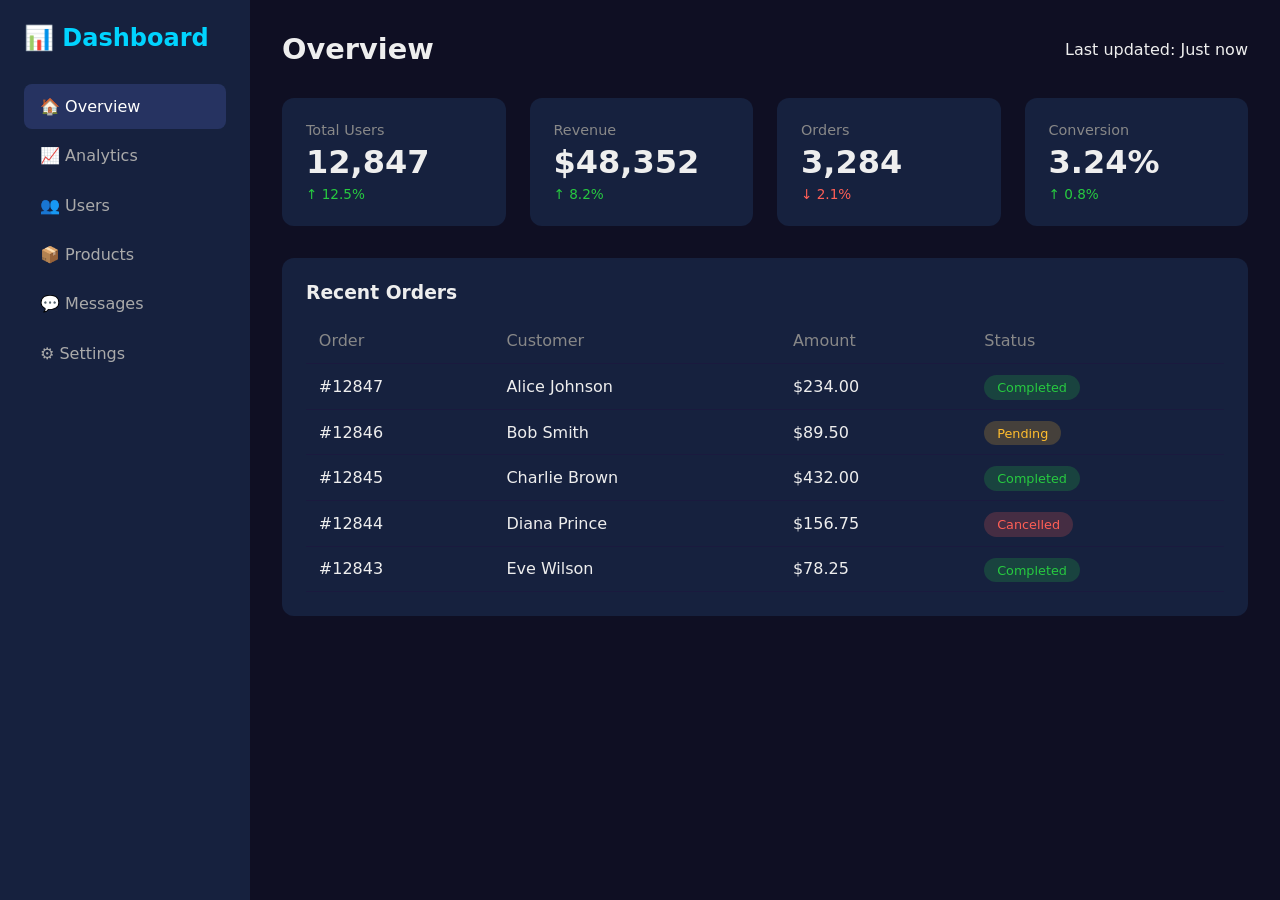
<file: creations/admin-dashboard/index.html>
<!DOCTYPE html>
<html><head>
<meta charset="UTF-8"><meta name="viewport" content="width=device-width,initial-scale=1">
<title>Admin Dashboard</title>
<style>
*{margin:0;padding:0;box-sizing:border-box}
body{font-family:system-ui;background:#0f0f23;color:#eee;display:flex;min-height:100vh}
.sidebar{width:250px;background:#16213e;padding:1.5rem}
.sidebar h2{color:#00d4ff;margin-bottom:2rem}
.sidebar a{display:block;padding:.8rem 1rem;color:#aaa;text-decoration:none;border-radius:8px;margin:.3rem 0;transition:.2s}
.sidebar a:hover,.sidebar a.active{background:rgba(102,126,234,.2);color:#fff}
.main{flex:1;padding:2rem}
.header{display:flex;justify-content:space-between;align-items:center;margin-bottom:2rem}
.header h1{font-size:1.8rem}
.stats{display:grid;grid-template-columns:repeat(auto-fit,minmax(220px,1fr));gap:1.5rem;margin-bottom:2rem}
.stat-card{background:#16213e;padding:1.5rem;border-radius:12px}
.stat-card .label{color:#888;font-size:.9rem}
.stat-card .value{font-size:2rem;font-weight:bold;margin:.3rem 0}
.stat-card .change{font-size:.85rem}
.stat-card .change.up{color:#27ca40}
.stat-card .change.down{color:#ff5f56}
.chart{background:#16213e;border-radius:12px;padding:1.5rem;margin-bottom:2rem}
.chart h3{margin-bottom:1rem}
.chart canvas{width:100%;height:200px}
.table{background:#16213e;border-radius:12px;padding:1.5rem}
.table h3{margin-bottom:1rem}
table{width:100%;border-collapse:collapse}
th,td{padding:.8rem;text-align:left;border-bottom:1px solid #1a1a3e}
th{color:#888;font-weight:normal}
.badge{padding:.3rem .8rem;border-radius:20px;font-size:.8rem}
.badge.success{background:rgba(39,202,64,.2);color:#27ca40}
.badge.warning{background:rgba(255,189,46,.2);color:#ffbd2e}
.badge.danger{background:rgba(255,95,86,.2);color:#ff5f56}
</style>
</head><body>
<div class="sidebar">
  <h2>📊 Dashboard</h2>
  <a href="#" class="active">🏠 Overview</a>
  <a href="#">📈 Analytics</a>
  <a href="#">👥 Users</a>
  <a href="#">📦 Products</a>
  <a href="#">💬 Messages</a>
  <a href="#">⚙️ Settings</a>
</div>
<div class="main">
  <div class="header"><h1>Overview</h1><div>Last updated: Just now</div></div>
  <div class="stats">
    <div class="stat-card"><div class="label">Total Users</div><div class="value">12,847</div><div class="change up">↑ 12.5%</div></div>
    <div class="stat-card"><div class="label">Revenue</div><div class="value">$48,352</div><div class="change up">↑ 8.2%</div></div>
    <div class="stat-card"><div class="label">Orders</div><div class="value">3,284</div><div class="change down">↓ 2.1%</div></div>
    <div class="stat-card"><div class="label">Conversion</div><div class="value">3.24%</div><div class="change up">↑ 0.8%</div></div>
  </div>
  <div class="table">
    <h3>Recent Orders</h3>
    <table><thead><tr><th>Order</th><th>Customer</th><th>Amount</th><th>Status</th></tr></thead>
    <tbody>
      <tr><td>#12847</td><td>Alice Johnson</td><td>$234.00</td><td><span class="badge success">Completed</span></td></tr>
      <tr><td>#12846</td><td>Bob Smith</td><td>$89.50</td><td><span class="badge warning">Pending</span></td></tr>
      <tr><td>#12845</td><td>Charlie Brown</td><td>$432.00</td><td><span class="badge success">Completed</span></td></tr>
      <tr><td>#12844</td><td>Diana Prince</td><td>$156.75</td><td><span class="badge danger">Cancelled</span></td></tr>
      <tr><td>#12843</td><td>Eve Wilson</td><td>$78.25</td><td><span class="badge success">Completed</span></td></tr>
    </tbody></table>
  </div>
</div>
</body></html>
</file>
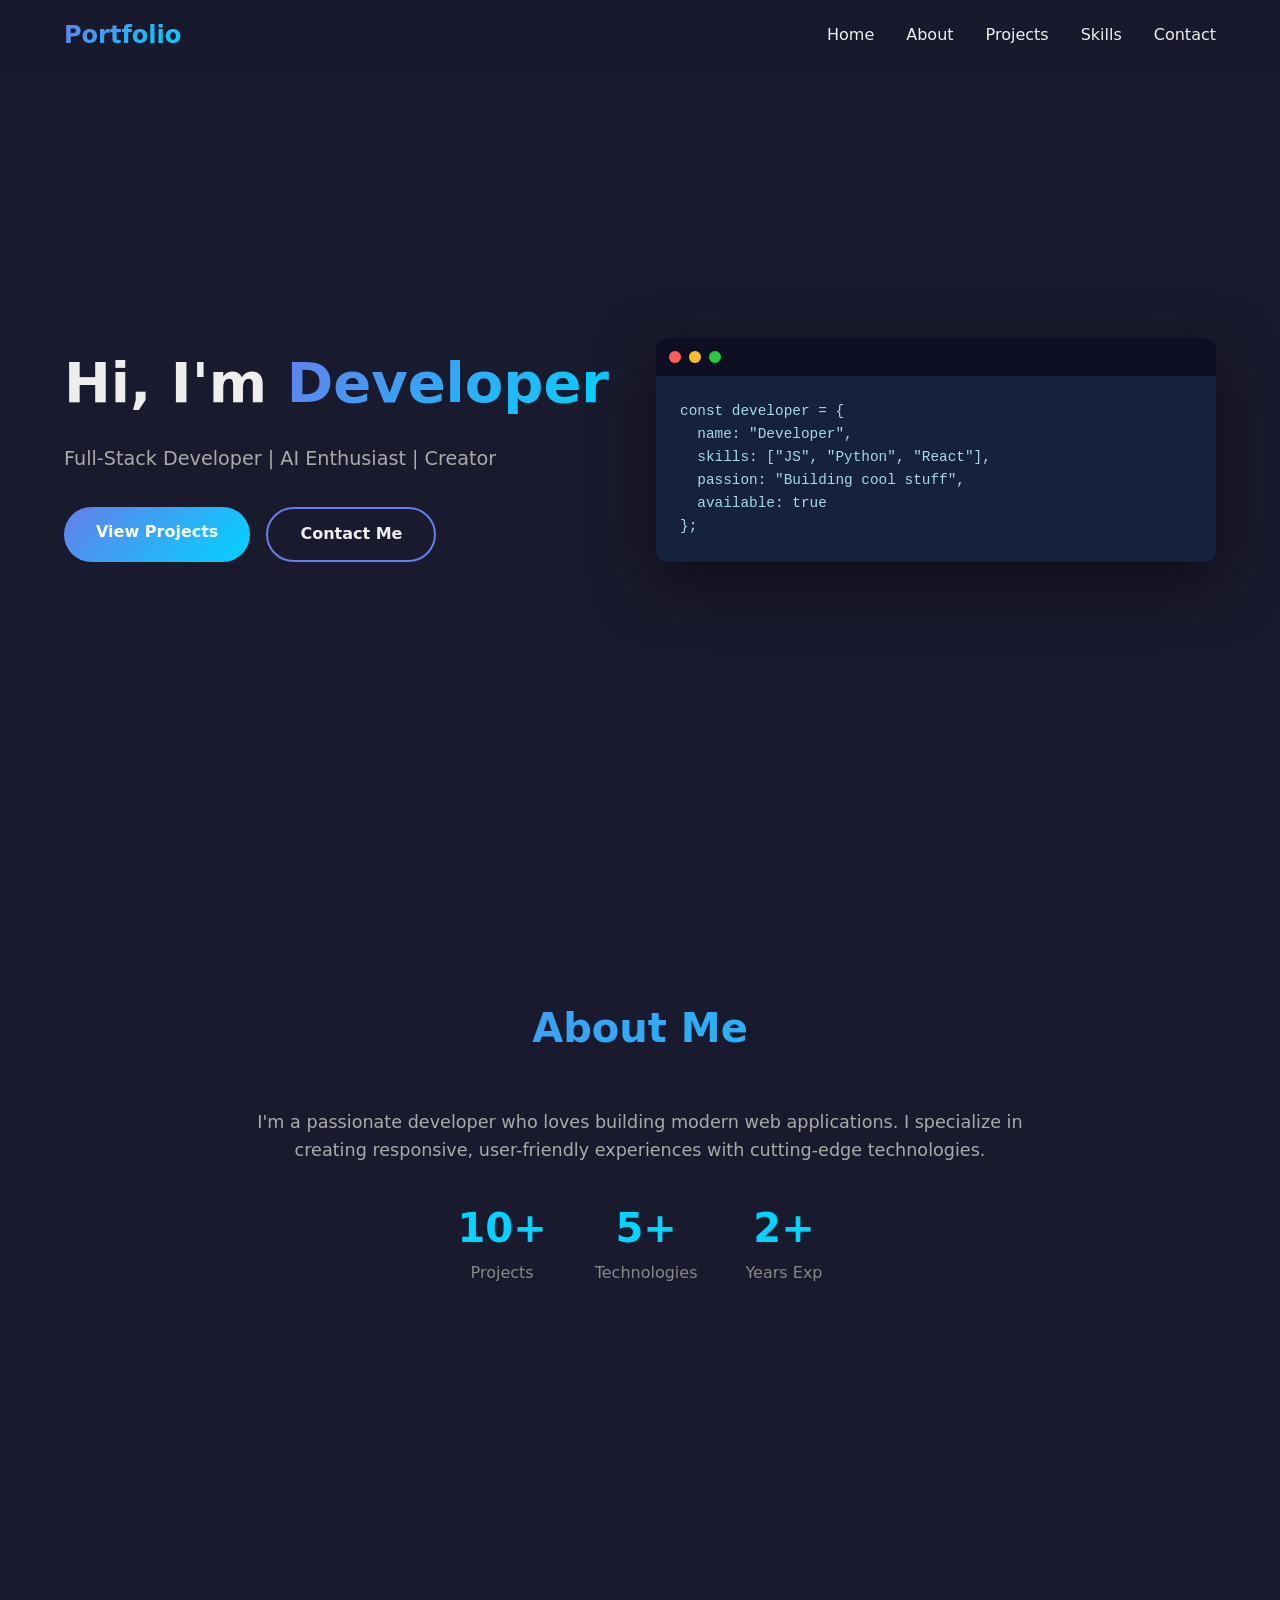
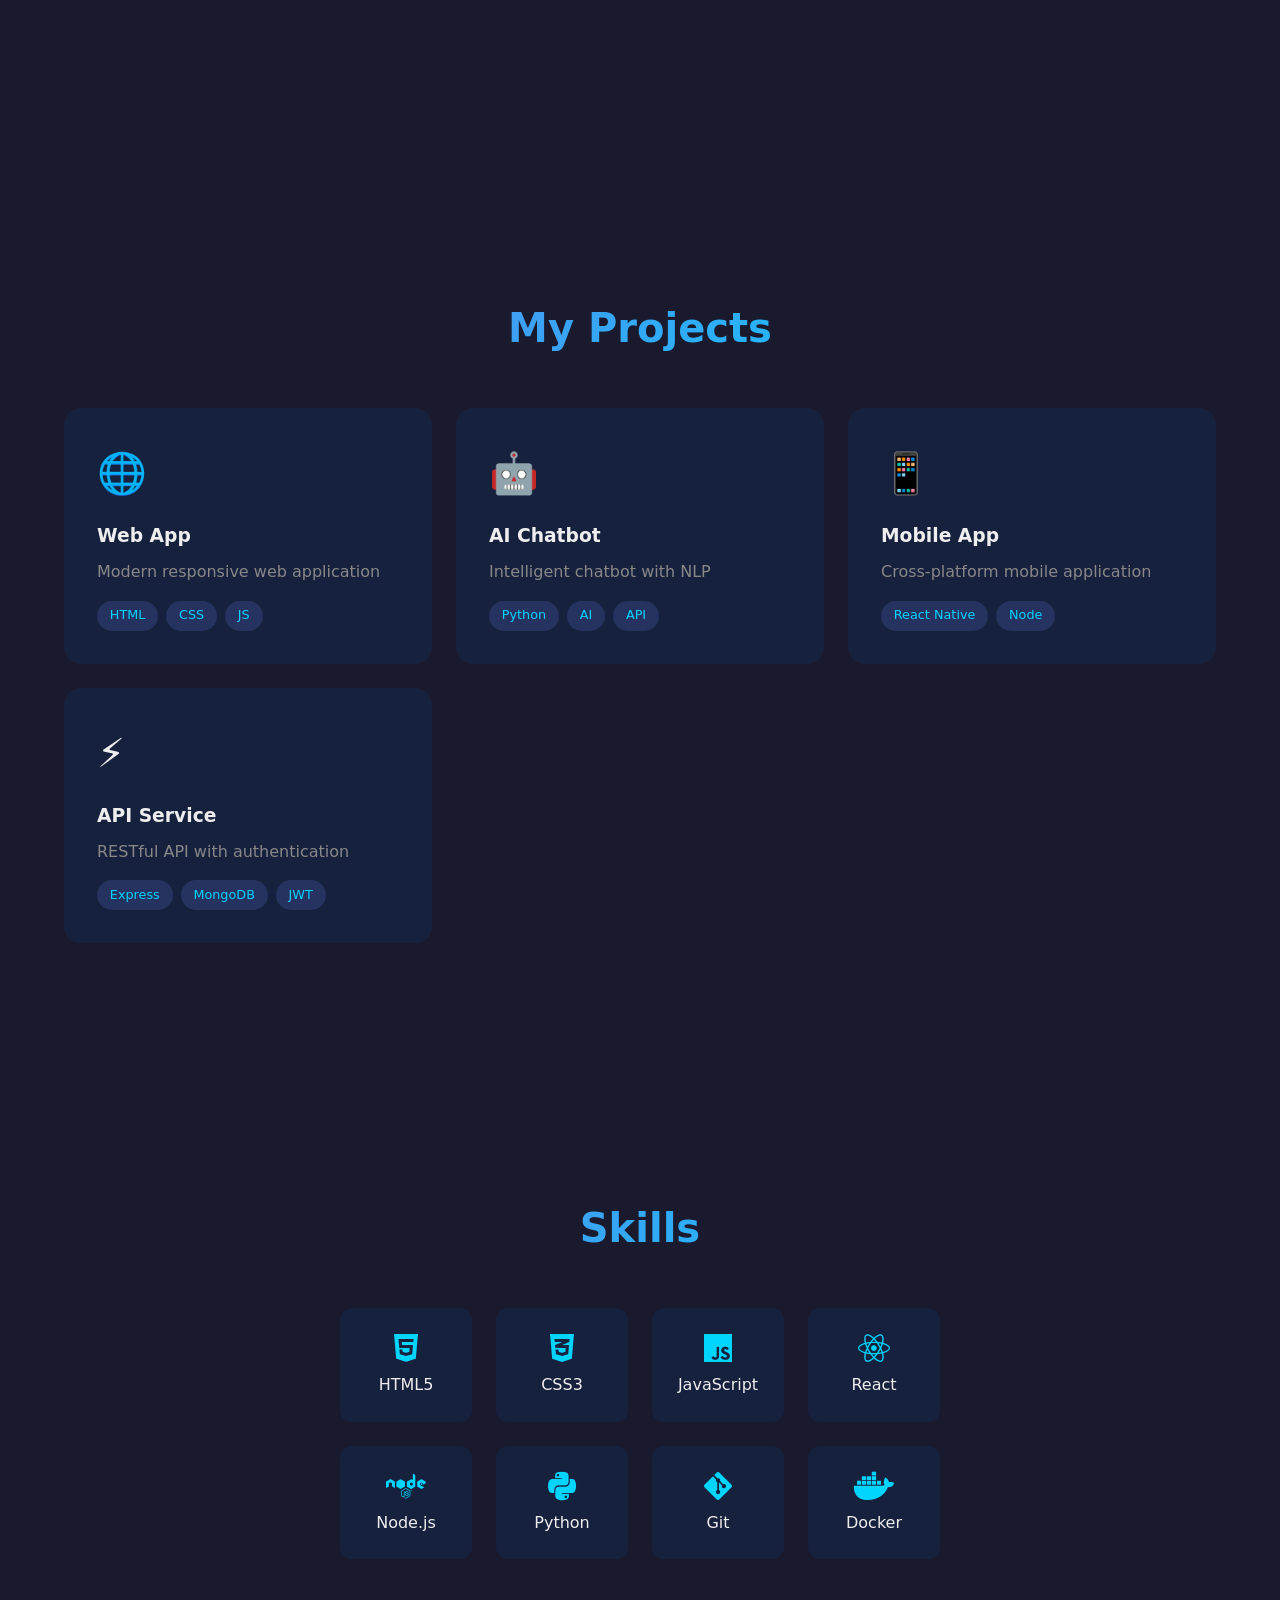
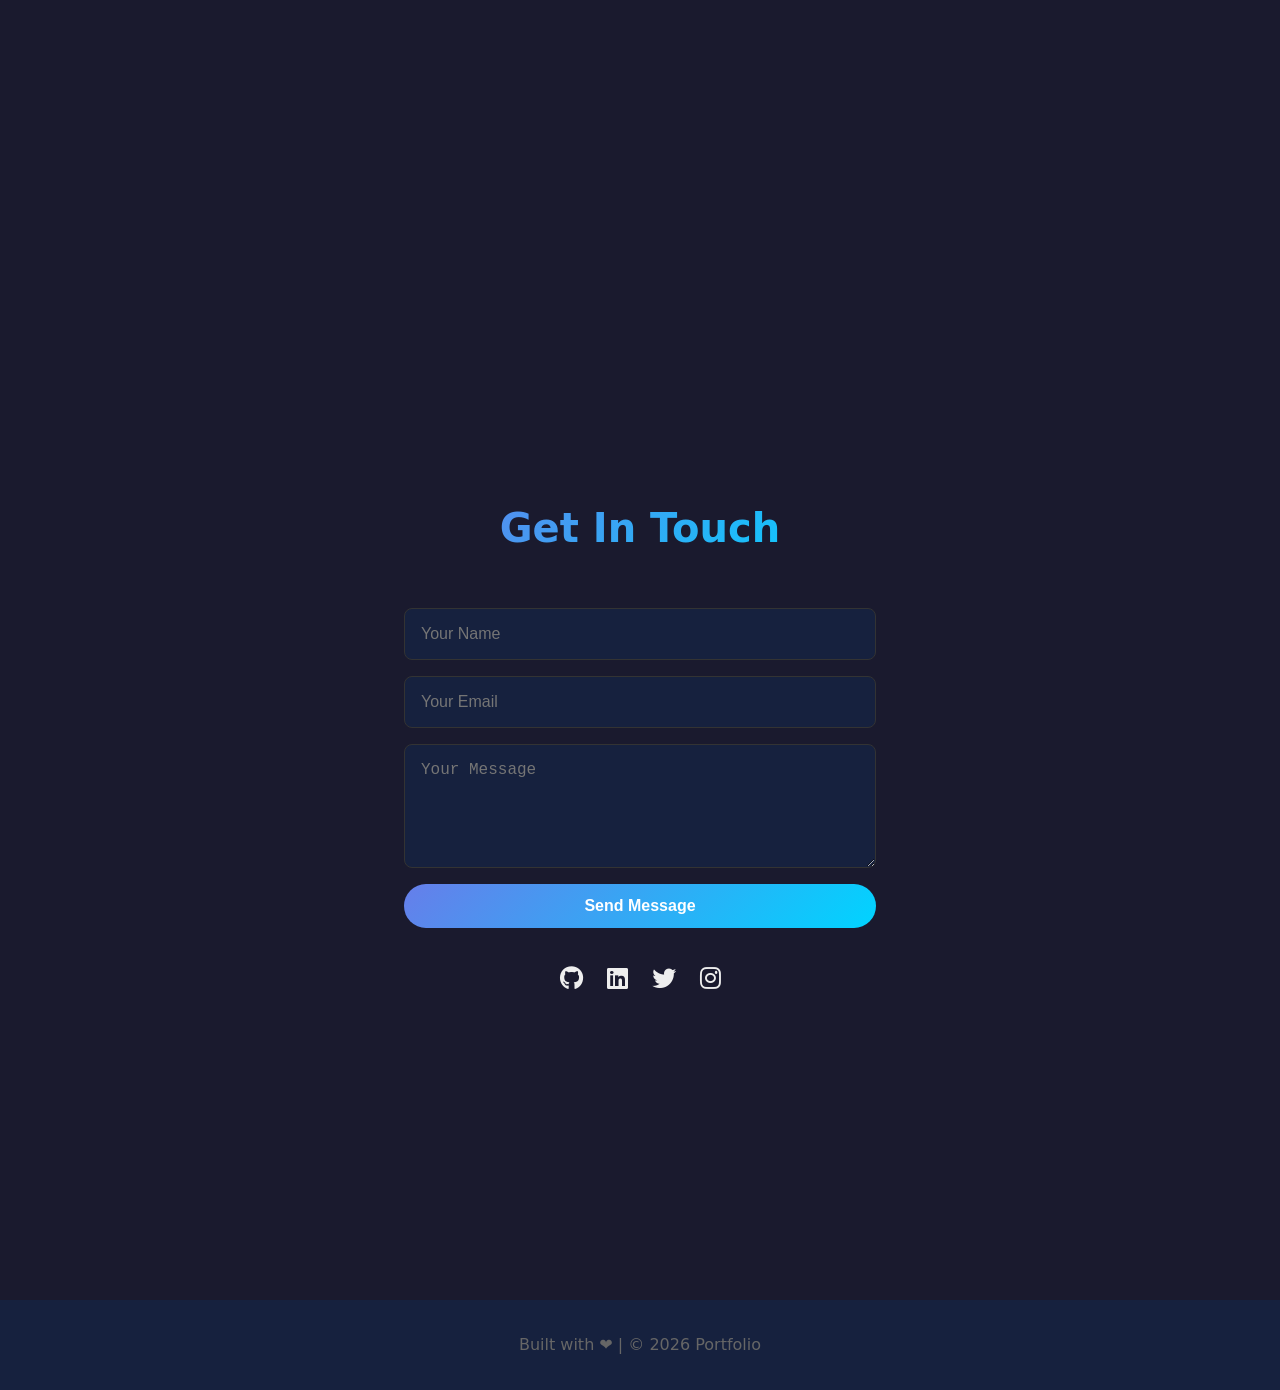
<file: creations/developer-portfolio/index.html>
<!DOCTYPE html>
<html lang="en">
<head>
  <meta charset="UTF-8">
  <meta name="viewport" content="width=device-width, initial-scale=1.0">
  <title>My Portfolio</title>
  <link rel="stylesheet" href="css/style.css">
  <link rel="stylesheet" href="https://cdnjs.cloudflare.com/ajax/libs/font-awesome/6.5.0/css/all.min.css">
</head>
<body>
  <nav>
    <div class="logo">Portfolio</div>
    <ul>
      <li><a href="#home">Home</a></li>
      <li><a href="#about">About</a></li>
      <li><a href="#projects">Projects</a></li>
      <li><a href="#skills">Skills</a></li>
      <li><a href="#contact">Contact</a></li>
    </ul>
  </nav>

  <section id="home" class="hero">
    <div class="hero-content">
      <h1>Hi, I'm <span class="highlight">Developer</span></h1>
      <p>Full-Stack Developer | AI Enthusiast | Creator</p>
      <div class="hero-buttons">
        <a href="#projects" class="btn primary">View Projects</a>
        <a href="#contact" class="btn secondary">Contact Me</a>
      </div>
    </div>
    <div class="hero-image">
      <div class="code-window">
        <div class="code-header">
          <span class="dot red"></span>
          <span class="dot yellow"></span>
          <span class="dot green"></span>
        </div>
        <pre><code>const developer = {
  name: "Developer",
  skills: ["JS", "Python", "React"],
  passion: "Building cool stuff",
  available: true
};</code></pre>
      </div>
    </div>
  </section>

  <section id="about" class="about">
    <h2>About Me</h2>
    <div class="about-content">
      <div class="about-text">
        <p>I'm a passionate developer who loves building modern web applications. I specialize in creating responsive, user-friendly experiences with cutting-edge technologies.</p>
        <div class="stats">
          <div class="stat"><span class="number">10+</span><span class="label">Projects</span></div>
          <div class="stat"><span class="number">5+</span><span class="label">Technologies</span></div>
          <div class="stat"><span class="number">2+</span><span class="label">Years Exp</span></div>
        </div>
      </div>
    </div>
  </section>

  <section id="projects" class="projects">
    <h2>My Projects</h2>
    <div class="project-grid">
      <div class="project-card">
        <div class="project-icon">🌐</div>
        <h3>Web App</h3>
        <p>Modern responsive web application</p>
        <div class="tech-stack"><span>HTML</span><span>CSS</span><span>JS</span></div>
      </div>
      <div class="project-card">
        <div class="project-icon">🤖</div>
        <h3>AI Chatbot</h3>
        <p>Intelligent chatbot with NLP</p>
        <div class="tech-stack"><span>Python</span><span>AI</span><span>API</span></div>
      </div>
      <div class="project-card">
        <div class="project-icon">📱</div>
        <h3>Mobile App</h3>
        <p>Cross-platform mobile application</p>
        <div class="tech-stack"><span>React Native</span><span>Node</span></div>
      </div>
      <div class="project-card">
        <div class="project-icon">⚡</div>
        <h3>API Service</h3>
        <p>RESTful API with authentication</p>
        <div class="tech-stack"><span>Express</span><span>MongoDB</span><span>JWT</span></div>
      </div>
    </div>
  </section>

  <section id="skills" class="skills">
    <h2>Skills</h2>
    <div class="skills-grid">
      <div class="skill"><i class="fab fa-html5"></i><span>HTML5</span></div>
      <div class="skill"><i class="fab fa-css3-alt"></i><span>CSS3</span></div>
      <div class="skill"><i class="fab fa-js"></i><span>JavaScript</span></div>
      <div class="skill"><i class="fab fa-react"></i><span>React</span></div>
      <div class="skill"><i class="fab fa-node"></i><span>Node.js</span></div>
      <div class="skill"><i class="fab fa-python"></i><span>Python</span></div>
      <div class="skill"><i class="fab fa-git-alt"></i><span>Git</span></div>
      <div class="skill"><i class="fab fa-docker"></i><span>Docker</span></div>
    </div>
  </section>

  <section id="contact" class="contact">
    <h2>Get In Touch</h2>
    <form id="contact-form">
      <input type="text" placeholder="Your Name" required>
      <input type="email" placeholder="Your Email" required>
      <textarea placeholder="Your Message" rows="5" required></textarea>
      <button type="submit" class="btn primary">Send Message</button>
    </form>
    <div class="social-links">
      <a href="#"><i class="fab fa-github"></i></a>
      <a href="#"><i class="fab fa-linkedin"></i></a>
      <a href="#"><i class="fab fa-twitter"></i></a>
      <a href="#"><i class="fab fa-instagram"></i></a>
    </div>
  </section>

  <footer>
    <p>Built with ❤️ | © 2026 Portfolio</p>
  </footer>

  <script src="js/main.js"></script>
</body>
</html>
</file>
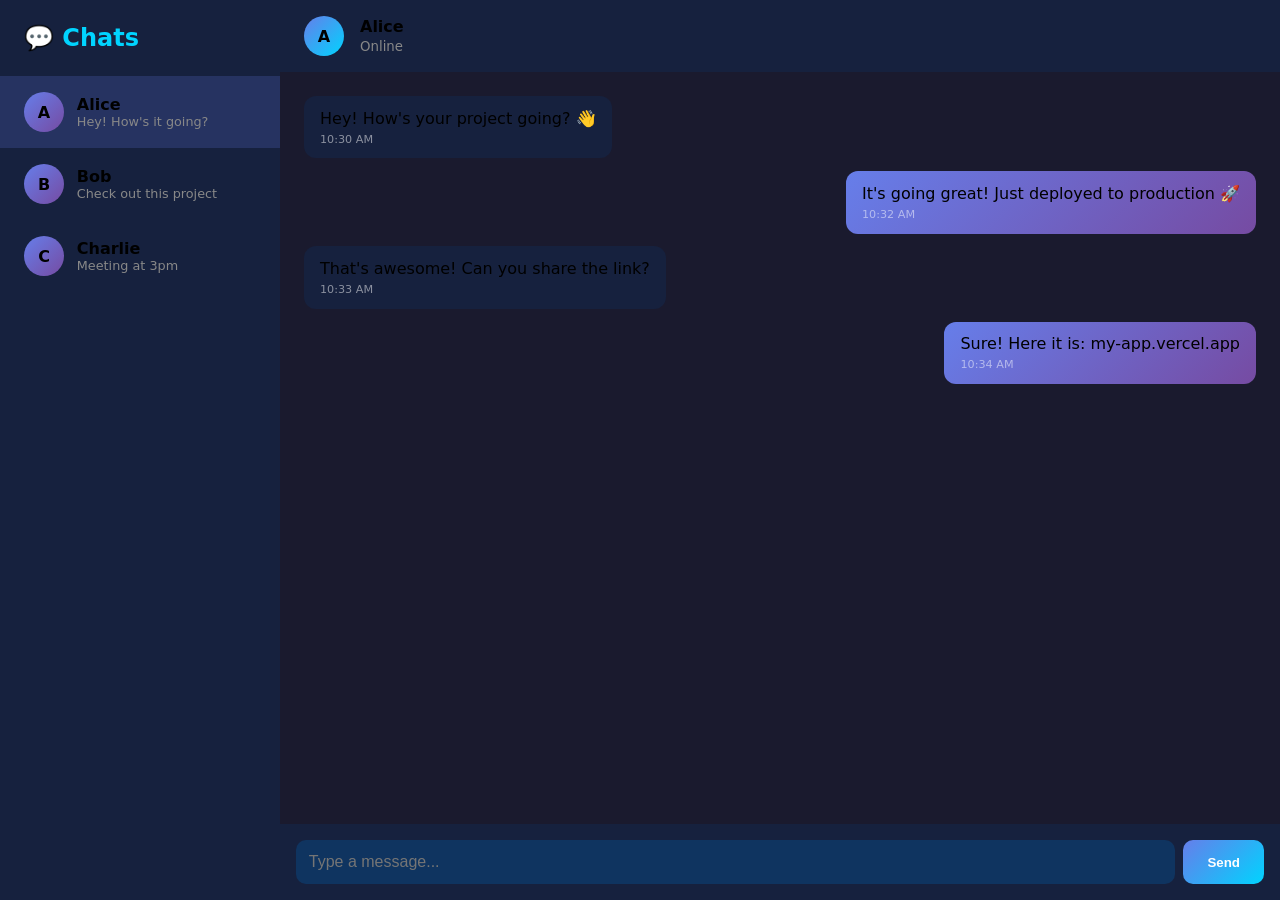
<file: creations/realtime-chat/index.html>
<!DOCTYPE html>
<html><head>
<meta charset="UTF-8"><meta name="viewport" content="width=device-width,initial-scale=1">
<title>Chat App</title>
<style>
*{margin:0;padding:0;box-sizing:border-box}
body{font-family:system-ui;background:#1a1a2e;height:100vh;display:flex}
.sidebar{width:280px;background:#16213e;display:flex;flex-direction:column}
.sidebar h2{padding:1.5rem;color:#00d4ff}
.users{flex:1;overflow-y:auto}
.user{padding:1rem 1.5rem;cursor:pointer;display:flex;align-items:center;gap:.8rem;transition:.2s}
.user:hover,.user.active{background:rgba(102,126,234,.2)}
.user .avatar{width:40px;height:40px;border-radius:50%;background:linear-gradient(135deg,#667eea,#764ba2);display:flex;align-items:center;justify-content:center;font-weight:bold}
.user .info{flex:1}
.user .name{font-weight:bold}
.user .preview{font-size:.8rem;color:#888}
.chat{flex:1;display:flex;flex-direction:column}
.chat-header{padding:1rem 1.5rem;background:#16213e;display:flex;align-items:center;gap:1rem}
.chat-header .avatar{width:40px;height:40px;border-radius:50%;background:linear-gradient(135deg,#667eea,#00d4ff);display:flex;align-items:center;justify-content:center;font-weight:bold}
.messages{flex:1;overflow-y:auto;padding:1.5rem;display:flex;flex-direction:column;gap:.8rem}
.msg{max-width:70%;padding:.8rem 1rem;border-radius:12px}
.msg.sent{align-self:flex-end;background:linear-gradient(135deg,#667eea,#764ba2)}
.msg.received{align-self:flex-start;background:#16213e}
.msg .time{font-size:.7rem;color:rgba(255,255,255,.5);margin-top:.3rem}
.input-area{padding:1rem;background:#16213e;display:flex;gap:.5rem}
.input-area input{flex:1;padding:.8rem;border:none;border-radius:10px;background:#0f3460;color:#fff;font-size:1rem}
.input-area button{padding:.8rem 1.5rem;border:none;border-radius:10px;background:linear-gradient(135deg,#667eea,#00d4ff);cursor:pointer;color:#fff;font-weight:bold}
@media(max-width:768px){.sidebar{display:none}}
</style>
</head><body>
<div class="sidebar">
  <h2>💬 Chats</h2>
  <div class="users">
    <div class="user active"><div class="avatar">A</div><div class="info"><div class="name">Alice</div><div class="preview">Hey! How's it going?</div></div></div>
    <div class="user"><div class="avatar">B</div><div class="info"><div class="name">Bob</div><div class="preview">Check out this project</div></div></div>
    <div class="user"><div class="avatar">C</div><div class="info"><div class="name">Charlie</div><div class="preview">Meeting at 3pm</div></div></div>
  </div>
</div>
<div class="chat">
  <div class="chat-header"><div class="avatar">A</div><div><strong>Alice</strong><br><small style="color:#888">Online</small></div></div>
  <div class="messages" id="messages">
    <div class="msg received">Hey! How's your project going? 👋<div class="time">10:30 AM</div></div>
    <div class="msg sent">It's going great! Just deployed to production 🚀<div class="time">10:32 AM</div></div>
    <div class="msg received">That's awesome! Can you share the link?<div class="time">10:33 AM</div></div>
    <div class="msg sent">Sure! Here it is: my-app.vercel.app<div class="time">10:34 AM</div></div>
  </div>
  <div class="input-area">
    <input id="input" placeholder="Type a message..." onkeydown="if(event.key==='Enter')send()">
    <button onclick="send()">Send</button>
  </div>
</div>
<script>
function send(){
  const input=document.getElementById('input');
  if(!input.value.trim())return;
  const msg=document.createElement('div');
  msg.className='msg sent';
  msg.innerHTML=input.value+'<div class="time">'+new Date().toLocaleTimeString([],{hour:'2-digit',minute:'2-digit'})+'</div>';
  document.getElementById('messages').appendChild(msg);
  input.value='';
  document.getElementById('messages').scrollTop=99999;
}
</script>
</body></html>
</file>
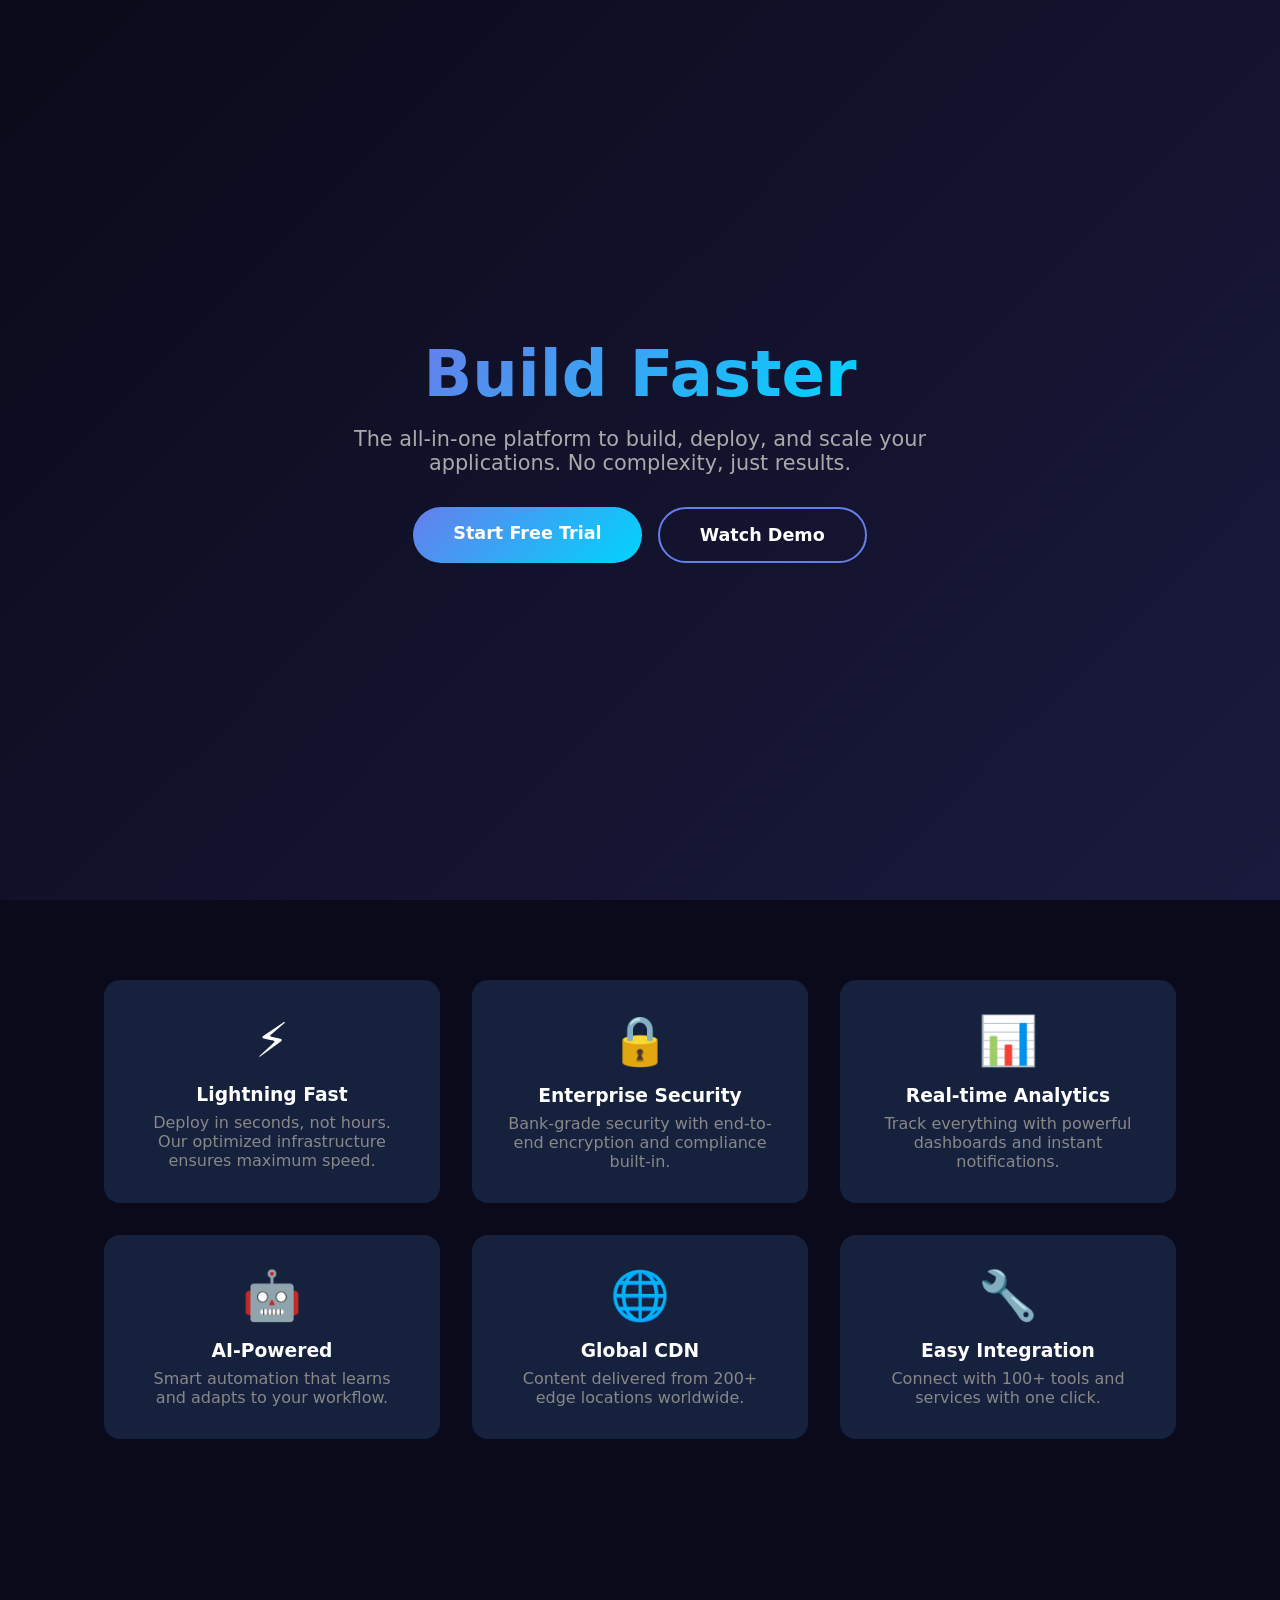
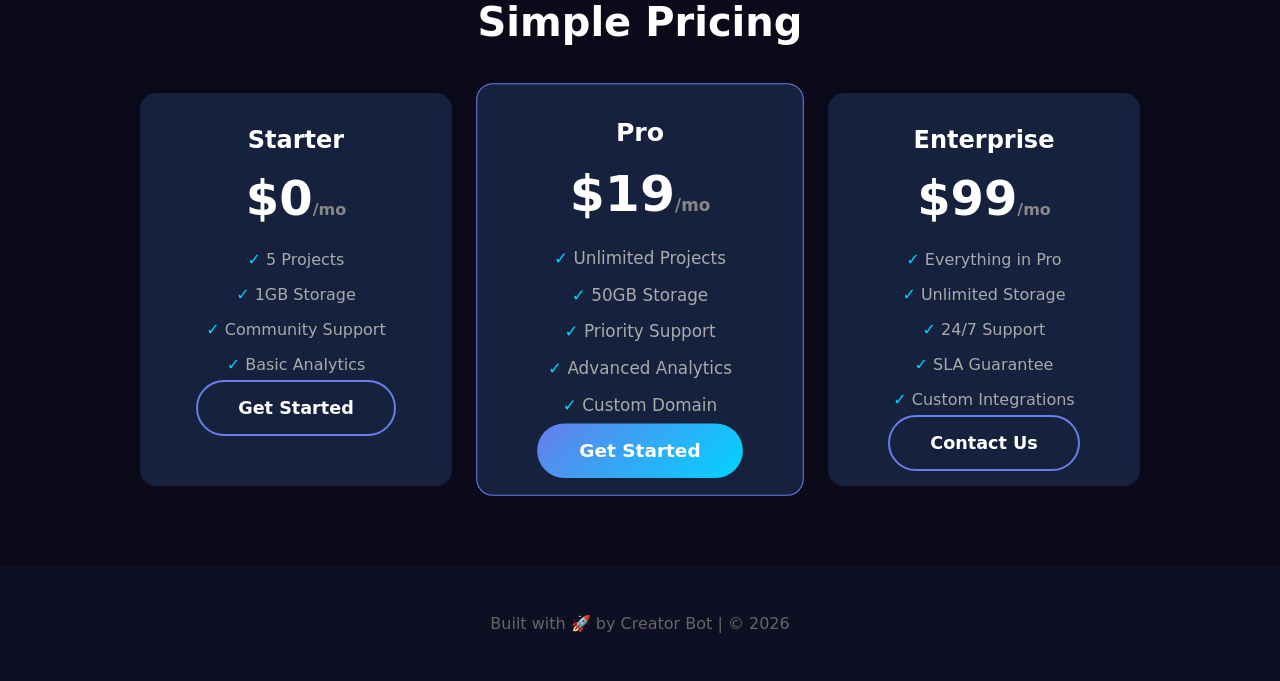
<file: creations/saas-landing/index.html>
<!DOCTYPE html>
<html lang="en">
<head>
<meta charset="UTF-8"><meta name="viewport" content="width=device-width,initial-scale=1">
<title>Awesome Product</title>
<style>
*{margin:0;padding:0;box-sizing:border-box}
body{font-family:system-ui;background:#0a0a1a;color:#fff}
.hero{min-height:100vh;display:flex;flex-direction:column;align-items:center;justify-content:center;text-align:center;padding:2rem;background:linear-gradient(135deg,#0a0a1a,#1a1a3e)}
.hero h1{font-size:4rem;margin-bottom:1rem;background:linear-gradient(135deg,#667eea,#00d4ff);-webkit-background-clip:text;-webkit-text-fill-color:transparent}
.hero p{font-size:1.3rem;color:#aaa;max-width:600px;margin-bottom:2rem}
.cta{display:flex;gap:1rem;flex-wrap:wrap;justify-content:center}
.btn{padding:1rem 2.5rem;border-radius:50px;text-decoration:none;font-weight:bold;font-size:1.1rem;transition:.3s}
.btn.primary{background:linear-gradient(135deg,#667eea,#00d4ff);color:#fff}
.btn.secondary{border:2px solid #667eea;color:#fff;background:transparent}
.btn:hover{transform:translateY(-3px);box-shadow:0 10px 40px rgba(102,126,234,.4)}
.features{padding:5rem 5%;display:grid;grid-template-columns:repeat(auto-fit,minmax(300px,1fr));gap:2rem;max-width:1200px;margin:0 auto}
.feature{background:#16213e;padding:2rem;border-radius:16px;text-align:center}
.feature .icon{font-size:3rem;margin-bottom:1rem}
.feature h3{margin-bottom:.5rem}
.feature p{color:#888}
.pricing{padding:5rem 5%;text-align:center}
.pricing h2{font-size:2.5rem;margin-bottom:3rem}
.cards{display:grid;grid-template-columns:repeat(auto-fit,minmax(280px,1fr));gap:2rem;max-width:1000px;margin:0 auto}
.price-card{background:#16213e;padding:2rem;border-radius:16px;border:1px solid transparent;transition:.3s}
.price-card.popular{border-color:#667eea;transform:scale(1.05)}
.price-card h3{font-size:1.5rem}
.price{font-size:3rem;font-weight:bold;margin:1rem 0}
.price span{font-size:1rem;color:#888}
.price-card ul{list-style:none;margin:1rem 0}
.price-card li{padding:.5rem 0;color:#aaa}
.price-card li::before{content:'✓ ';color:#00d4ff}
footer{text-align:center;padding:3rem;background:#0f0f23;color:#666}
</style>
</head>
<body>
<div class="hero">
  <h1>Build Faster</h1>
  <p>The all-in-one platform to build, deploy, and scale your applications. No complexity, just results.</p>
  <div class="cta">
    <a href="#" class="btn primary">Start Free Trial</a>
    <a href="#" class="btn secondary">Watch Demo</a>
  </div>
</div>
<div class="features">
  <div class="feature"><div class="icon">⚡</div><h3>Lightning Fast</h3><p>Deploy in seconds, not hours. Our optimized infrastructure ensures maximum speed.</p></div>
  <div class="feature"><div class="icon">🔒</div><h3>Enterprise Security</h3><p>Bank-grade security with end-to-end encryption and compliance built-in.</p></div>
  <div class="feature"><div class="icon">📊</div><h3>Real-time Analytics</h3><p>Track everything with powerful dashboards and instant notifications.</p></div>
  <div class="feature"><div class="icon">🤖</div><h3>AI-Powered</h3><p>Smart automation that learns and adapts to your workflow.</p></div>
  <div class="feature"><div class="icon">🌐</div><h3>Global CDN</h3><p>Content delivered from 200+ edge locations worldwide.</p></div>
  <div class="feature"><div class="icon">🔧</div><h3>Easy Integration</h3><p>Connect with 100+ tools and services with one click.</p></div>
</div>
<div class="pricing">
  <h2>Simple Pricing</h2>
  <div class="cards">
    <div class="price-card"><h3>Starter</h3><div class="price">$0<span>/mo</span></div><ul><li>5 Projects</li><li>1GB Storage</li><li>Community Support</li><li>Basic Analytics</li></ul><a href="#" class="btn secondary">Get Started</a></div>
    <div class="price-card popular"><h3>Pro</h3><div class="price">$19<span>/mo</span></div><ul><li>Unlimited Projects</li><li>50GB Storage</li><li>Priority Support</li><li>Advanced Analytics</li><li>Custom Domain</li></ul><a href="#" class="btn primary">Get Started</a></div>
    <div class="price-card"><h3>Enterprise</h3><div class="price">$99<span>/mo</span></div><ul><li>Everything in Pro</li><li>Unlimited Storage</li><li>24/7 Support</li><li>SLA Guarantee</li><li>Custom Integrations</li></ul><a href="#" class="btn secondary">Contact Us</a></div>
  </div>
</div>
<footer><p>Built with 🚀 by Creator Bot | © 2026</p></footer>
</body></html>
</file>
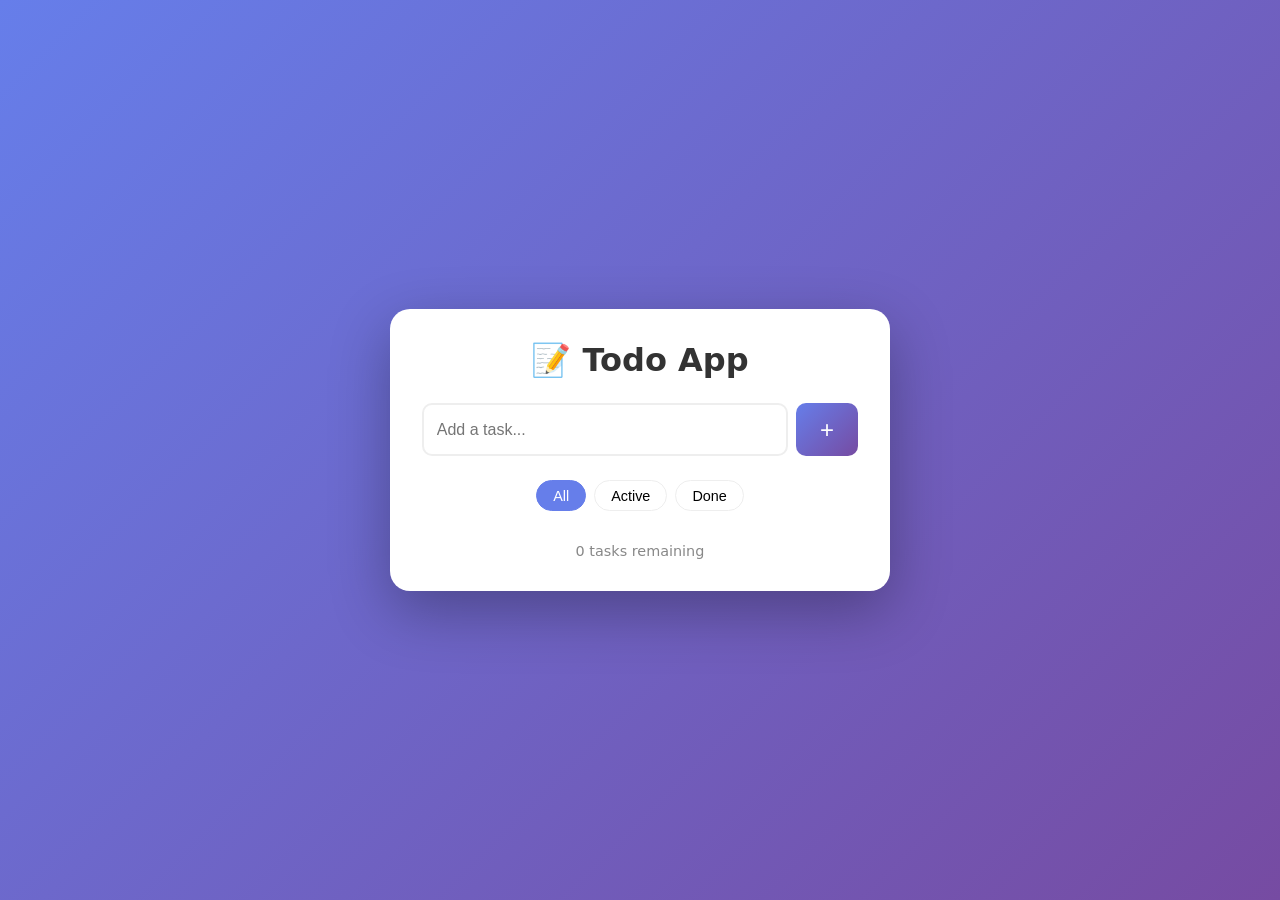
<file: creations/todo-app/index.html>
<!DOCTYPE html>
<html><head>
<meta charset="UTF-8"><meta name="viewport" content="width=device-width,initial-scale=1">
<title>Todo App</title>
<style>
*{margin:0;padding:0;box-sizing:border-box}
body{font-family:system-ui;background:linear-gradient(135deg,#667eea,#764ba2);min-height:100vh;display:flex;align-items:center;justify-content:center}
.app{background:#fff;border-radius:20px;padding:2rem;width:90%;max-width:500px;box-shadow:0 20px 60px rgba(0,0,0,.3)}
h1{text-align:center;color:#333;margin-bottom:1.5rem}
.input-area{display:flex;gap:.5rem;margin-bottom:1.5rem}
.input-area input{flex:1;padding:.8rem;border:2px solid #eee;border-radius:10px;font-size:1rem}
.input-area input:focus{outline:none;border-color:#667eea}
.input-area button{padding:.8rem 1.5rem;background:linear-gradient(135deg,#667eea,#764ba2);color:#fff;border:none;border-radius:10px;cursor:pointer;font-size:1.5rem}
.filters{display:flex;gap:.5rem;margin-bottom:1rem;justify-content:center}
.filters button{padding:.4rem 1rem;border:1px solid #eee;background:#fff;border-radius:20px;cursor:pointer;font-size:.9rem}
.filters button.active{background:#667eea;color:#fff;border-color:#667eea}
.todo-list{list-style:none;max-height:400px;overflow-y:auto}
.todo-item{display:flex;align-items:center;gap:.8rem;padding:.8rem;border-bottom:1px solid #eee;animation:slideIn .3s}
@keyframes slideIn{from{opacity:0;transform:translateX(-20px)}to{opacity:1;transform:translateX(0)}}
.todo-item input[type=checkbox]{width:20px;height:20px;cursor:pointer}
.todo-item span{flex:1;font-size:1rem}
.todo-item.done span{text-decoration:line-through;color:#aaa}
.todo-item button{background:none;border:none;color:#ff5f56;cursor:pointer;font-size:1.2rem;padding:.3rem}
.stats{text-align:center;margin-top:1rem;color:#888;font-size:.9rem}
</style>
</head><body>
<div class="app">
  <h1>📝 Todo App</h1>
  <div class="input-area">
    <input id="input" placeholder="Add a task..." onkeydown="if(event.key==='Enter')addTodo()">
    <button onclick="addTodo()">+</button>
  </div>
  <div class="filters">
    <button class="active" onclick="filter('all',this)">All</button>
    <button onclick="filter('active',this)">Active</button>
    <button onclick="filter('done',this)">Done</button>
  </div>
  <ul class="todo-list" id="list"></ul>
  <div class="stats" id="stats"></div>
</div>
<script>
let todos=JSON.parse(localStorage.getItem('todos')||'[]');
let currentFilter='all';
function render(){
  const list=document.getElementById('list');
  const filtered=todos.filter(t=>currentFilter==='all'||(currentFilter==='active'&&!t.done)||(currentFilter==='done'&&t.done));
  list.innerHTML=filtered.map((t,i)=>`<li class="todo-item ${t.done?'done':''}"><input type="checkbox" ${t.done?'checked':''} onchange="toggle(${i})"><span>${t.text}</span><button onclick="remove(${i})">×</button></li>`).join('');
  document.getElementById('stats').textContent=`${todos.filter(t=>!t.done).length} tasks remaining`;
  localStorage.setItem('todos',JSON.stringify(todos));
}
function addTodo(){const input=document.getElementById('input');if(!input.value.trim())return;todos.push({text:input.value.trim(),done:false});input.value='';render()}
function toggle(i){todos[i].done=!todos[i].done;render()}
function remove(i){todos.splice(i,1);render()}
function filter(f,btn){currentFilter=f;document.querySelectorAll('.filters button').forEach(b=>b.classList.remove('active'));btn.classList.add('active');render()}
render();
</script>
</body></html>
</file>
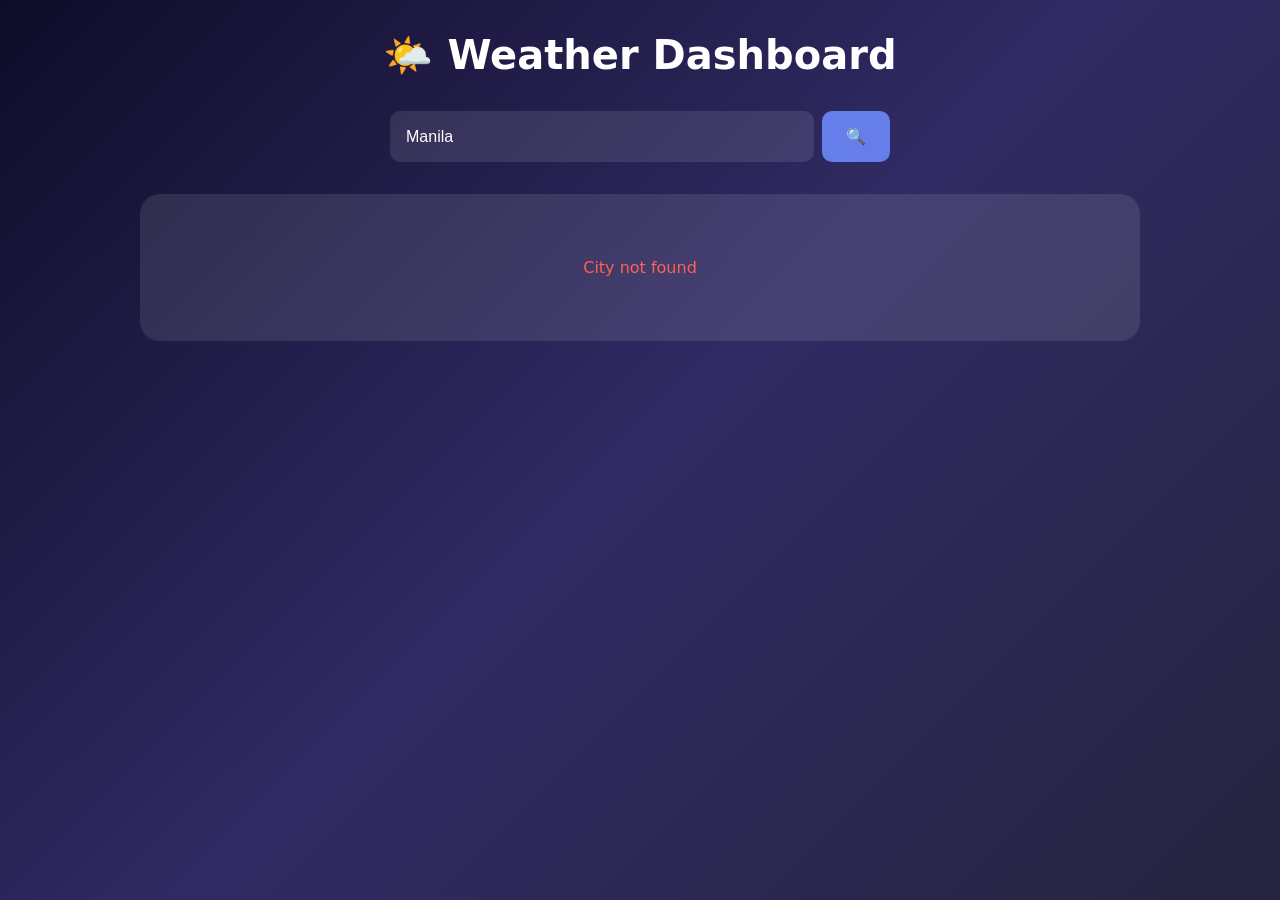
<file: creations/weather-dashboard/index.html>
<!DOCTYPE html>
<html><head>
<meta charset="UTF-8"><meta name="viewport" content="width=device-width,initial-scale=1">
<title>Weather Dashboard</title>
<style>
*{margin:0;padding:0;box-sizing:border-box}
body{font-family:system-ui;background:linear-gradient(135deg,#0f0c29,#302b63,#24243e);min-height:100vh;color:#fff;padding:2rem}
.container{max-width:1000px;margin:0 auto}
h1{text-align:center;font-size:2.5rem;margin-bottom:2rem}
.search{display:flex;gap:.5rem;max-width:500px;margin:0 auto 2rem}
.search input{flex:1;padding:1rem;border:none;border-radius:10px;font-size:1rem;background:rgba(255,255,255,.1);color:#fff}
.search input::placeholder{color:rgba(255,255,255,.5)}
.search button{padding:1rem 1.5rem;border:none;border-radius:10px;background:#667eea;cursor:pointer;font-size:1rem;color:#fff}
.current{background:rgba(255,255,255,.1);border-radius:20px;padding:2rem;text-align:center;margin-bottom:2rem}
.current .temp{font-size:5rem;font-weight:bold}
.current .desc{font-size:1.5rem;color:#aaa}
.current .details{display:flex;justify-content:center;gap:2rem;margin-top:1rem;flex-wrap:wrap}
.current .detail{background:rgba(255,255,255,.1);padding:1rem;border-radius:10px}
.forecast{display:grid;grid-template-columns:repeat(auto-fit,minmax(150px,1fr));gap:1rem}
.day{background:rgba(255,255,255,.1);border-radius:15px;padding:1.5rem;text-align:center;transition:.3s}
.day:hover{transform:translateY(-5px);background:rgba(255,255,255,.15)}
.day .date{color:#aaa;margin-bottom:.5rem}
.day .icon{font-size:2rem;margin:.5rem 0}
.day .temp-range{font-size:1.2rem}
.error{text-align:center;color:#ff5f56;padding:2rem}
</style>
</head><body>
<div class="container">
  <h1>🌤️ Weather Dashboard</h1>
  <div class="search">
    <input id="city" placeholder="Enter city name..." value="Manila" onkeydown="if(event.key==='Enter')getWeather()">
    <button onclick="getWeather()">🔍</button>
  </div>
  <div id="current" class="current"></div>
  <div id="forecast" class="forecast"></div>
</div>
<script>
async function getWeather(){
  const city=document.getElementById('city').value;
  try{
    const r=await fetch(`https://wttr.in/${city}?format=j1`);
    const d=await r.json();
    const c=d.current_condition[0];
    document.getElementById('current').innerHTML=`<div class="temp">${c.temp_C}°C</div><div class="desc">${c.weatherDesc[0].value}</div><div class="details"><div class="detail">💨 ${c.windspeedKmph} km/h</div><div class="detail">💧 ${c.humidity}%</div><div class="detail">🌡️ Feels ${c.FeelsLikeC}°C</div><div class="detail">👁️ ${c.visibility} km</div></div>`;
    document.getElementById('forecast').innerHTML=d.weather.slice(0,5).map(w=>`<div class="day"><div class="date">${w.date}</div><div class="icon">${w.hourly[4].weatherDesc[0].value.includes('sun')?'☀️':w.hourly[4].weatherDesc[0].value.includes('cloud')?'☁️':w.hourly[4].weatherDesc[0].value.includes('rain')?'🌧️':'🌤️'}</div><div class="temp-range">${w.mintempC}° - ${w.maxtempC}°</div></div>`).join('');
  }catch(e){document.getElementById('current').innerHTML='<div class="error">City not found</div>';}
}
getWeather();
</script>
</body></html>
</file>
<file: creations/developer-portfolio/css/style.css>
*{margin:0;padding:0;box-sizing:border-box}
:root{--primary:#667eea;--secondary:#764ba2;--dark:#1a1a2e;--darker:#16213e;--light:#eee;--accent:#00d4ff}
html{scroll-behavior:smooth}
body{font-family:'Segoe UI',system-ui,sans-serif;background:var(--dark);color:var(--light);line-height:1.6}
nav{position:fixed;top:0;width:100%;padding:1rem 5%;display:flex;justify-content:space-between;align-items:center;background:rgba(26,26,46,.95);backdrop-filter:blur(10px);z-index:1000}
.logo{font-size:1.5rem;font-weight:bold;background:linear-gradient(135deg,var(--primary),var(--accent));-webkit-background-clip:text;-webkit-text-fill-color:transparent}
nav ul{display:flex;list-style:none;gap:2rem}
nav a{color:var(--light);text-decoration:none;transition:.3s}
nav a:hover{color:var(--accent)}
section{min-height:100vh;padding:6rem 5%}
h2{text-align:center;font-size:2.5rem;margin-bottom:3rem;background:linear-gradient(135deg,var(--primary),var(--accent));-webkit-background-clip:text;-webkit-text-fill-color:transparent}
.hero{display:flex;align-items:center;justify-content:space-between;gap:2rem;flex-wrap:wrap}
.hero-content{flex:1;min-width:300px}
.hero h1{font-size:3.5rem;margin-bottom:1rem}
.highlight{background:linear-gradient(135deg,var(--primary),var(--accent));-webkit-background-clip:text;-webkit-text-fill-color:transparent}
.hero p{font-size:1.2rem;color:#aaa;margin-bottom:2rem}
.hero-buttons{display:flex;gap:1rem;flex-wrap:wrap}
.btn{padding:.8rem 2rem;border-radius:50px;text-decoration:none;font-weight:bold;transition:.3s;cursor:pointer;border:none;font-size:1rem}
.btn.primary{background:linear-gradient(135deg,var(--primary),var(--accent));color:#fff}
.btn.secondary{background:transparent;border:2px solid var(--primary);color:var(--light)}
.btn:hover{transform:translateY(-3px);box-shadow:0 10px 30px rgba(102,126,234,.3)}
.hero-image{flex:1;min-width:300px}
.code-window{background:var(--darker);border-radius:12px;overflow:hidden;box-shadow:0 20px 60px rgba(0,0,0,.5)}
.code-header{padding:.8rem;background:#0f0f23;display:flex;gap:.5rem}
.dot{width:12px;height:12px;border-radius:50%}
.dot.red{background:#ff5f56}.dot.yellow{background:#ffbd2e}.dot.green{background:#27ca40}
.code-window pre{padding:1.5rem;font-size:.9rem;color:#a8d8ea;overflow-x:auto}
.about-content{max-width:800px;margin:0 auto;text-align:center}
.about-text p{font-size:1.1rem;color:#aaa;margin-bottom:2rem}
.stats{display:flex;justify-content:center;gap:3rem;flex-wrap:wrap}
.stat{text-align:center}
.stat .number{display:block;font-size:2.5rem;font-weight:bold;color:var(--accent)}
.stat .label{color:#888}
.project-grid{display:grid;grid-template-columns:repeat(auto-fit,minmax(280px,1fr));gap:1.5rem;max-width:1200px;margin:0 auto}
.project-card{background:var(--darker);padding:2rem;border-radius:16px;transition:.3s;border:1px solid transparent}
.project-card:hover{transform:translateY(-5px);border-color:var(--primary);box-shadow:0 10px 40px rgba(102,126,234,.2)}
.project-icon{font-size:2.5rem;margin-bottom:1rem}
.project-card h3{margin-bottom:.5rem}
.project-card p{color:#888;margin-bottom:1rem}
.tech-stack{display:flex;gap:.5rem;flex-wrap:wrap}
.tech-stack span{background:rgba(102,126,234,.2);padding:.3rem .8rem;border-radius:20px;font-size:.8rem;color:var(--accent)}
.skills-grid{display:grid;grid-template-columns:repeat(auto-fit,minmax(120px,1fr));gap:1.5rem;max-width:600px;margin:0 auto}
.skill{background:var(--darker);padding:1.5rem;border-radius:12px;text-align:center;transition:.3s}
.skill:hover{transform:scale(1.05);background:rgba(102,126,234,.1)}
.skill i{font-size:2rem;color:var(--accent);display:block;margin-bottom:.5rem}
.contact{max-width:600px;margin:0 auto}
form{display:flex;flex-direction:column;gap:1rem}
input,textarea{padding:1rem;background:var(--darker);border:1px solid #333;border-radius:8px;color:var(--light);font-size:1rem}
input:focus,textarea:focus{outline:none;border-color:var(--primary)}
.social-links{display:flex;justify-content:center;gap:1.5rem;margin-top:2rem}
.social-links a{color:var(--light);font-size:1.5rem;transition:.3s}
.social-links a:hover{color:var(--accent);transform:translateY(-3px)}
footer{text-align:center;padding:2rem;background:var(--darker);color:#666}
@media(max-width:768px){.hero h1{font-size:2.5rem}nav ul{display:none}}
</file>
